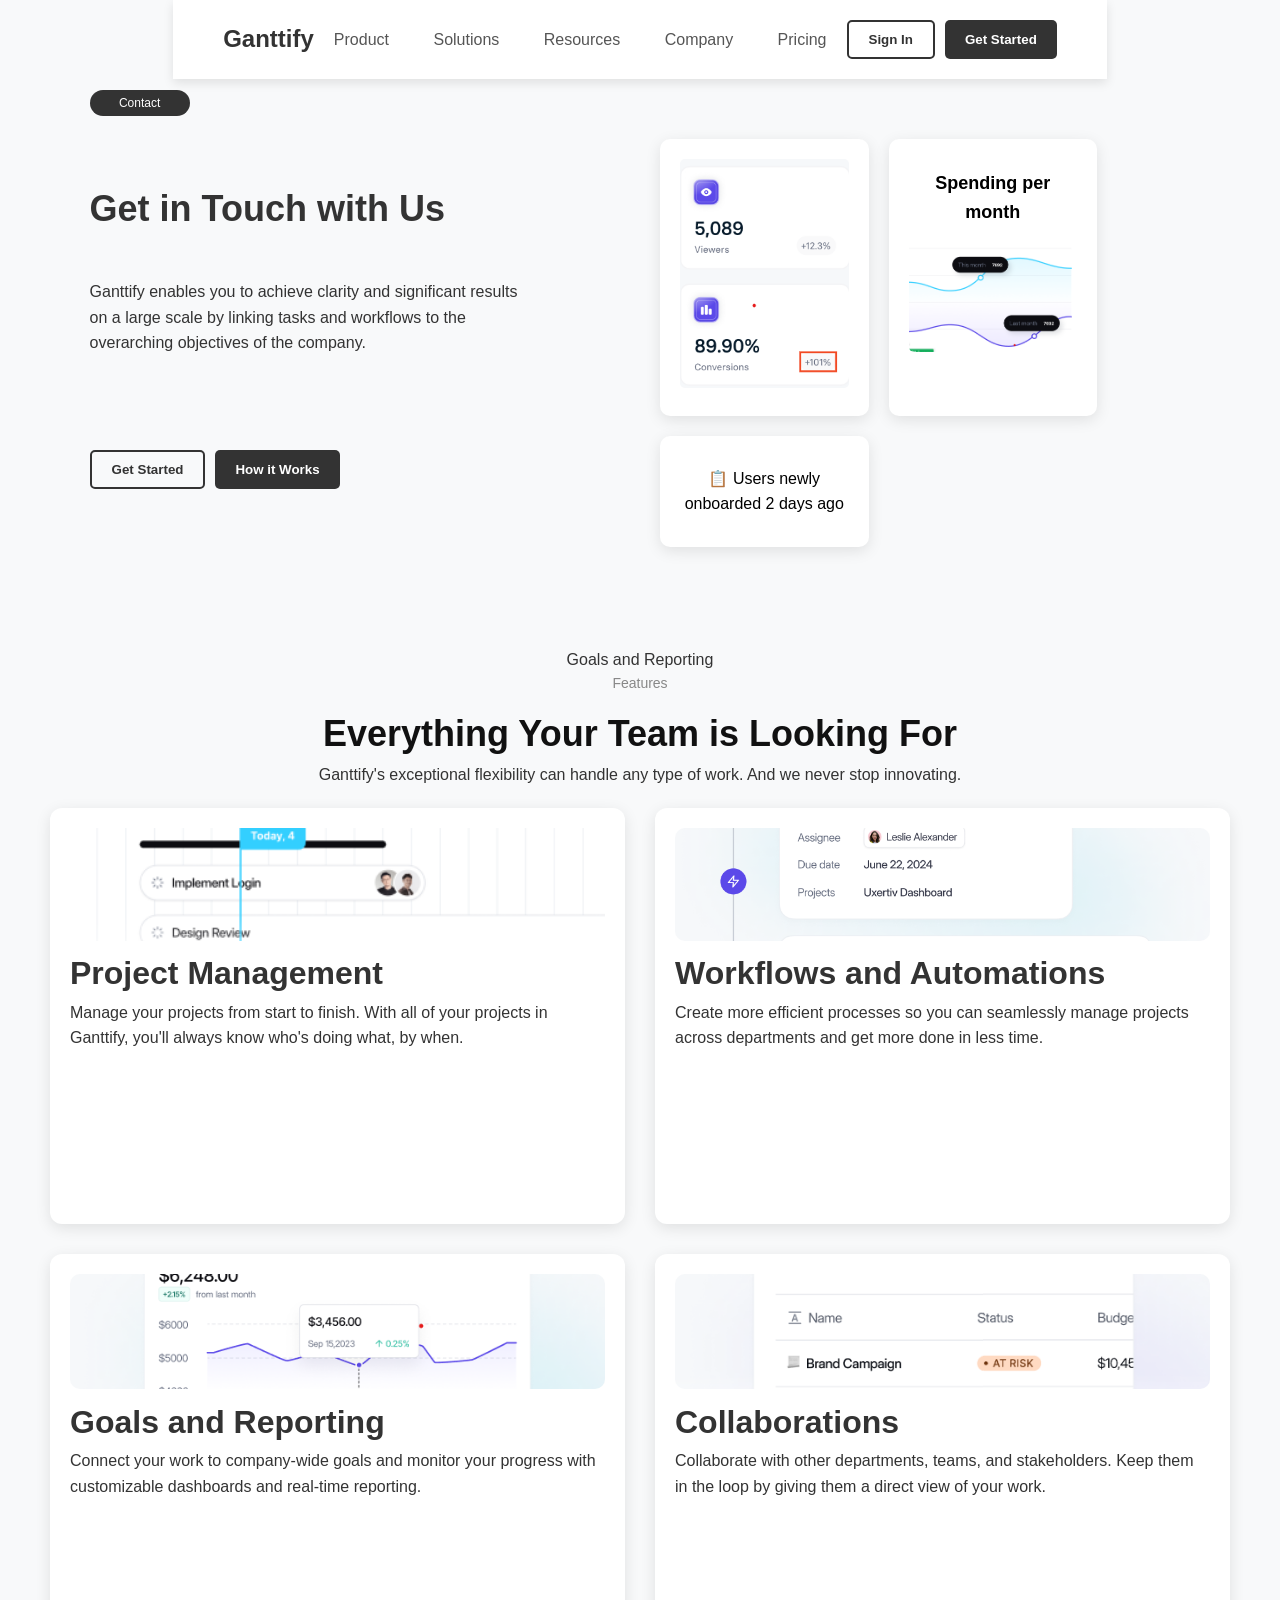
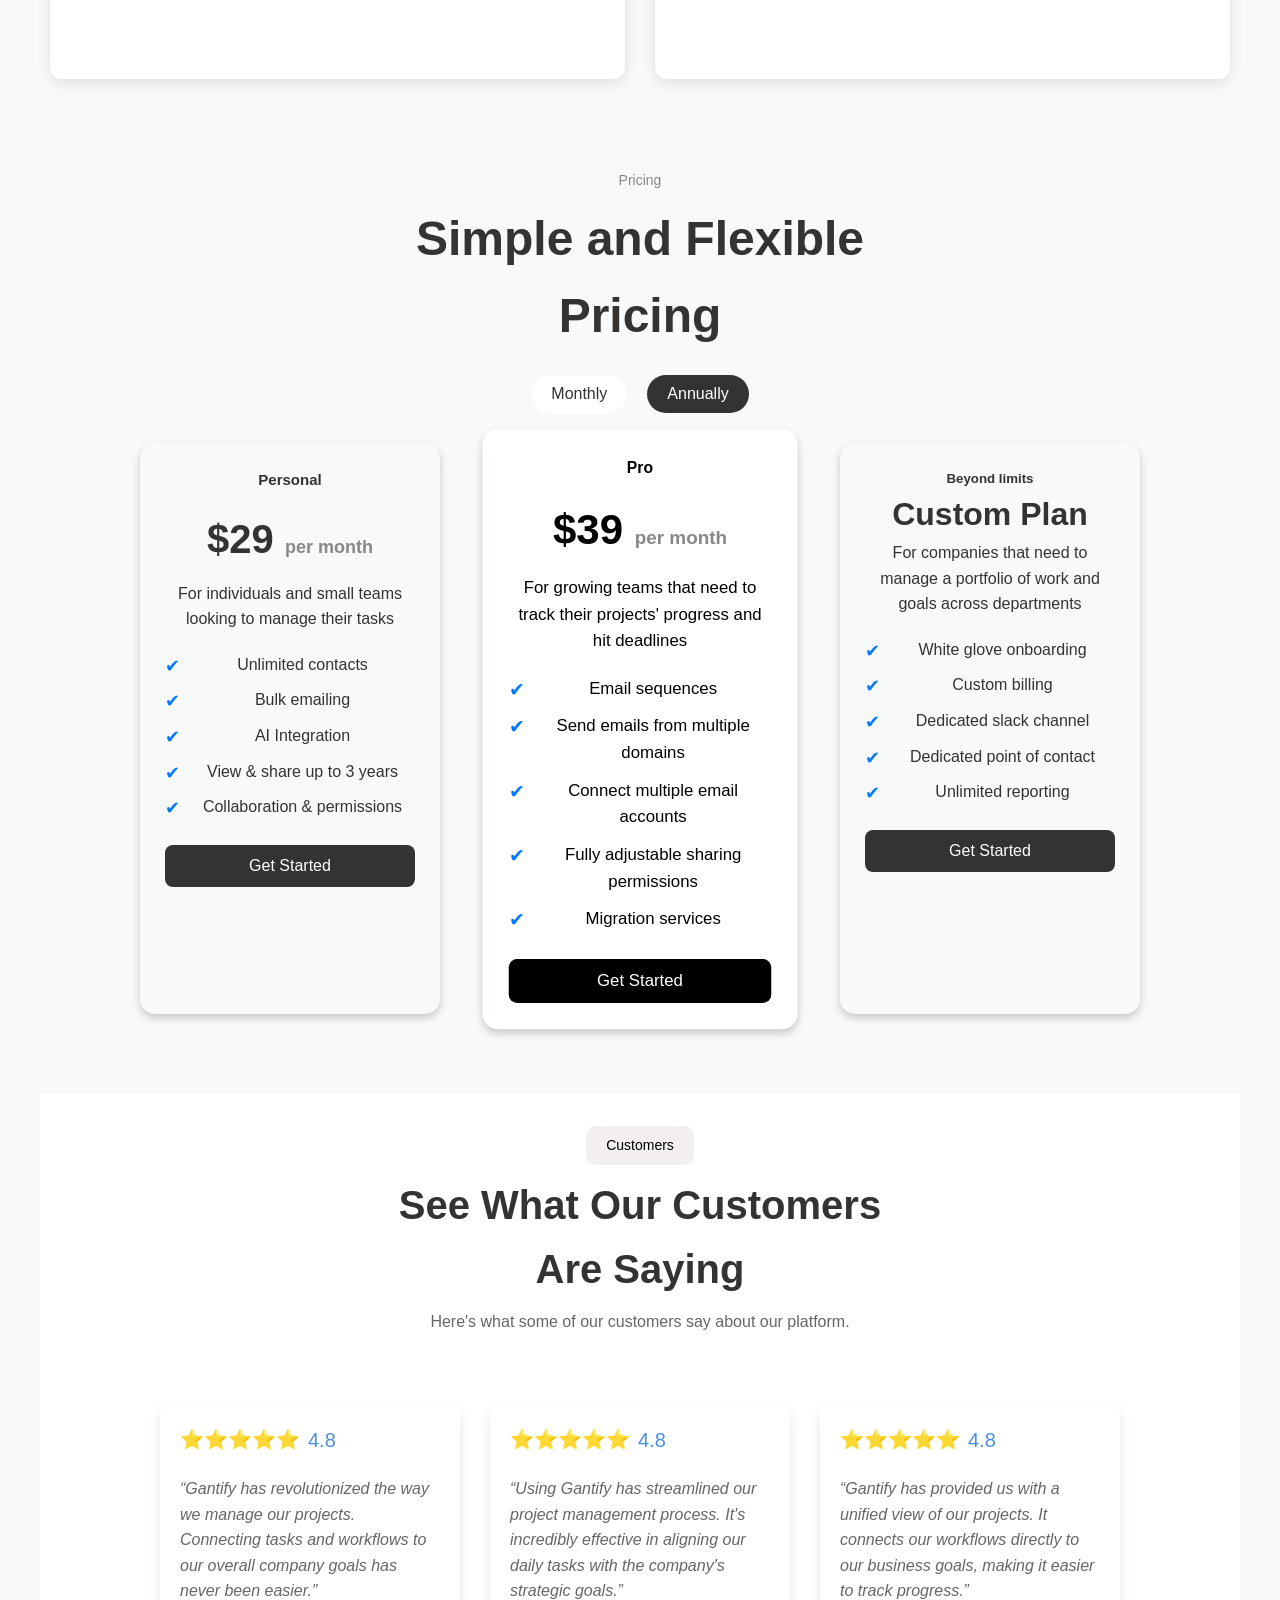
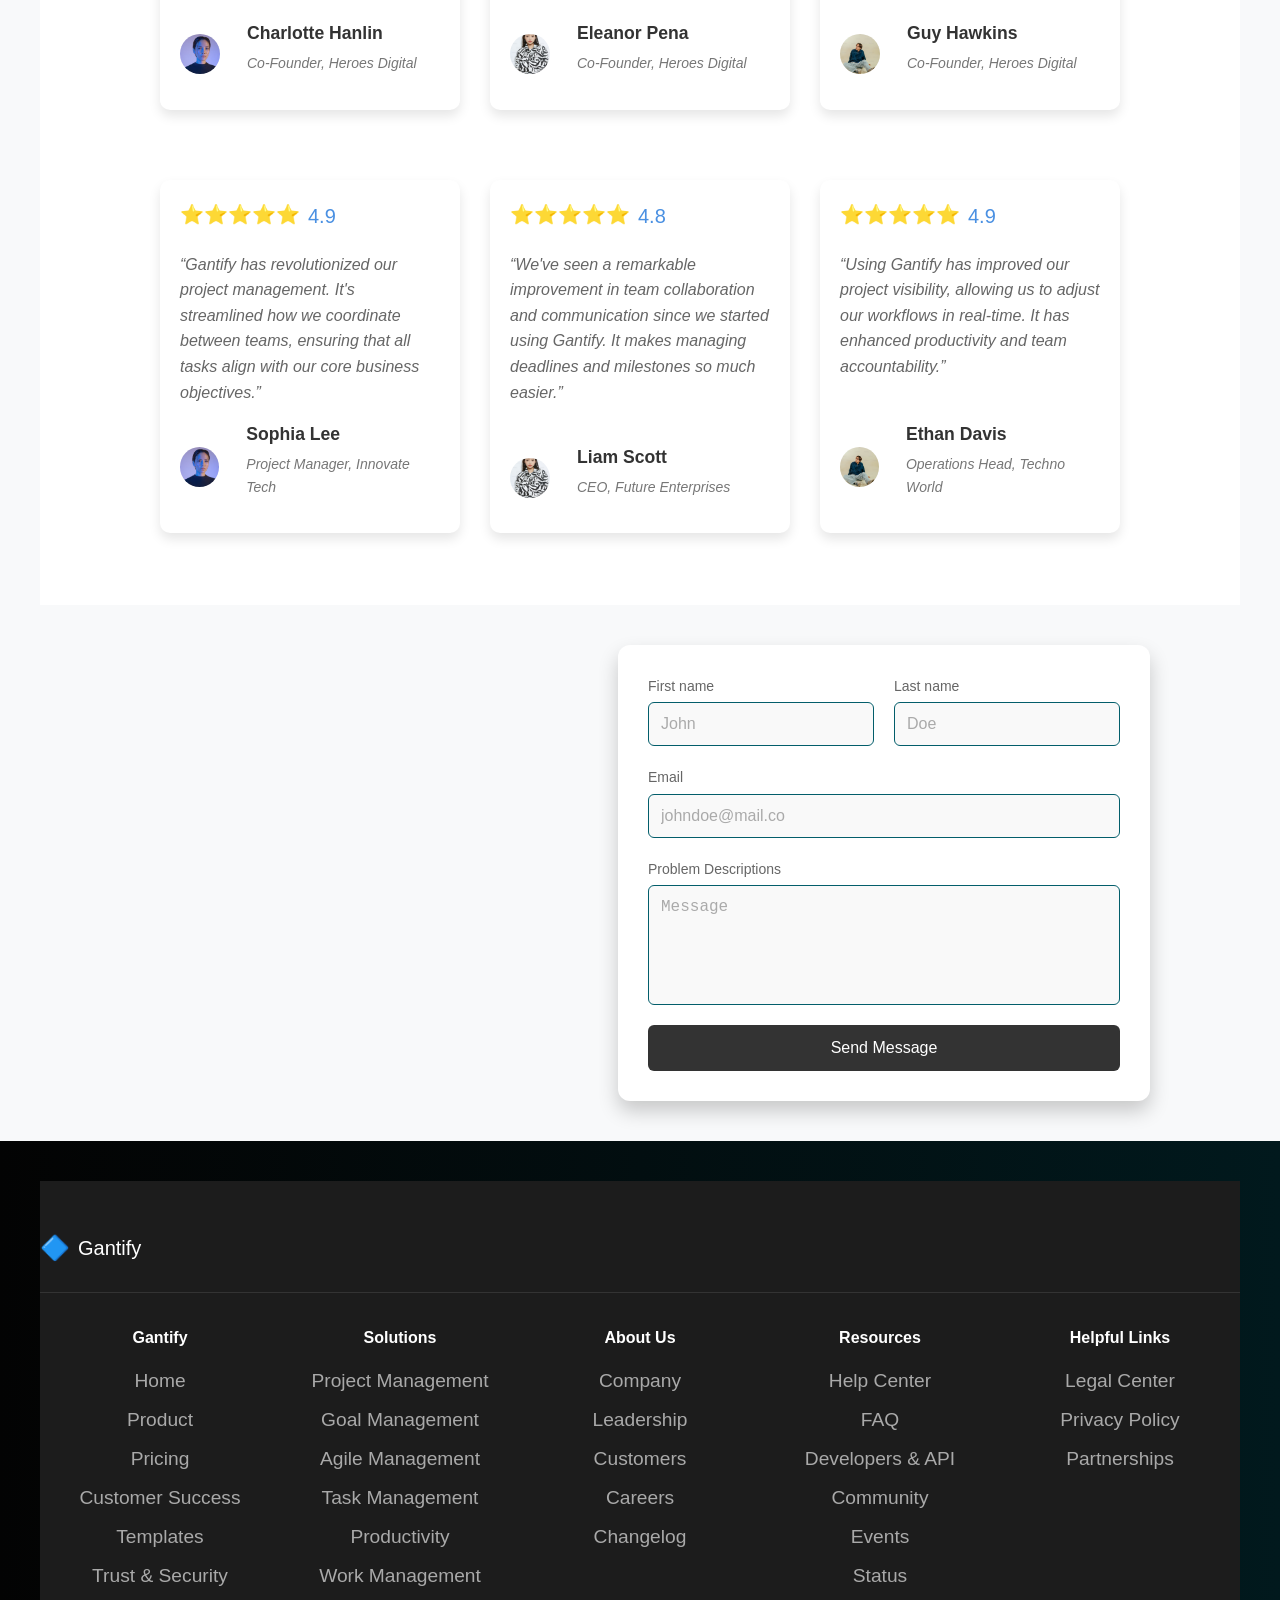
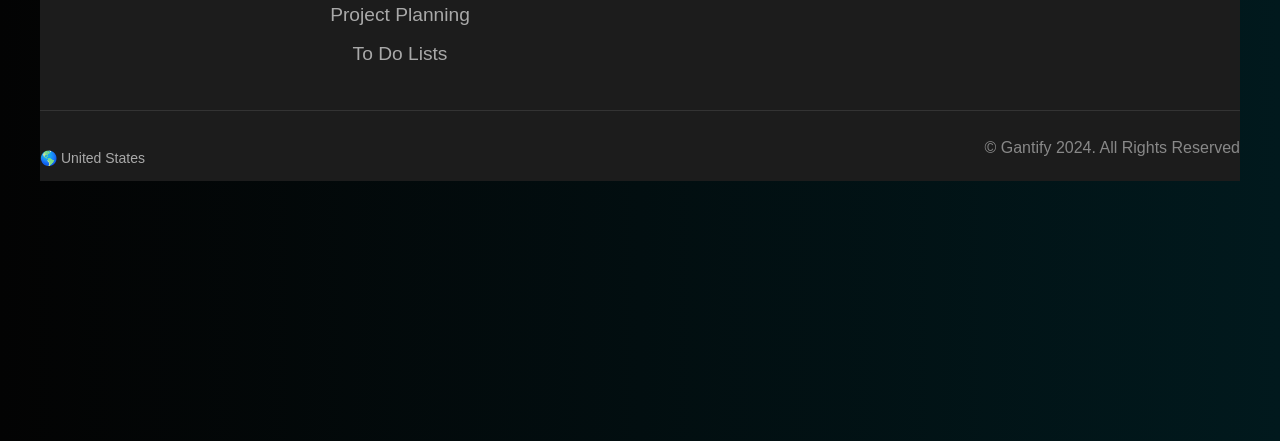
<file: index.html>
<!DOCTYPE html>
<html lang="en">
<head>
  <meta charset="UTF-8">
  <meta name="viewport" content="width=device-width, initial-scale=1.0">
  <title>Ganttify - Goals and Features</title>
  <link rel="stylesheet" href="style.css">
  <style>

/* General reset and base styles */
* {
  margin: 0;
  padding: 0;
  box-sizing: border-box;
}

body {
  font-family: Arial, sans-serif;
  color: #333;
  background-color: #f8f9fa;
  line-height: 1.6;
}

/* Navbar styles */
.navbar {
  display: flex;
  justify-content: space-between;
  align-items: center;
  padding: 20px 50px;
  background-color: #ffffff;
  box-shadow: 0 4px 10px rgba(0, 0, 0, 0.1);
}

.navbar-logo {
  font-size: 24px;
  font-weight: bold;
  color: #333;
}

.navbar-links a {
  margin: 0 20px;
  color: #555;
  text-decoration: none;
  font-size: 16px;
}

.navbar-links a:hover {
  color: #000;
}

.navbar-buttons {
  display: flex;
  gap: 10px;
}

.navbar-buttons .btn-signin,
.navbar-buttons .btn-get-started {
  padding: 10px 20px;
  border-radius: 5px;
  font-weight: bold;
  cursor: pointer;
}



.left-buttons {
  display: flex;
  gap: 10px;
 position: absolute;
 top: 50%;
 left: 7%;
}

.left-buttons .btn-signin,
.left-buttons .btn-get-started {
  padding: 10px 20px;
  border-radius: 5px;
  font-weight: bold;
  cursor: pointer;
}

.btn-signin {
  background-color: transparent;
  color: #333;
  border: 2px solid #333;
}

.btn-get-started {
  background-color: #333;
  color: #fff;
  border: none;
}

/* Main content styles */
.main-content {

  display: flex;
  justify-content: space-between;
  align-items: stretch;
  padding: 60px 50px;
}

.content-left {
  flex: 1;
  margin-right: 40px;
}

.content-left .badge {
  background-color: #444;
  color: #fff;
  padding: 8px 16px;
  border-radius: 5px;
  font-size: 14px;
  margin-bottom: 20px;
}

.content-left h1 {
  font-size: 48px;
  font-weight: bold;
  margin-bottom: 20px;
}

.content-left p {
  font-size: 18px;
  margin-bottom: 20px;
}

.btn-primary,
.btn-secondary {
  padding: 12px 25px;
  border-radius: 5px;
  font-weight: bold;
  margin-top: 20px;
  cursor: pointer;
}

.btn-primary {
  background-color: #fff;
  color: #333;
  border: none;
}

.btn-secondary {
  background-color: transparent;
  color: #333;
  border: 2px solid #333;
}

/* Content right section (cards) */
.content-right {
  display: grid;
  grid-template-columns: 1fr 1fr 1fr;
  gap: 20px;
  flex: 1;
}

.card {
  background-color: #fff;
  padding: 20px;
  border-radius: 10px;
  box-shadow: 0 4px 15px rgba(0, 0, 0, 0.1);
}

.card img {
  width: 100%;
  height: auto;
  border-radius: 5px;
}

.card h3 {
  font-size: 18px;
  margin-top: 10px;
  font-weight: 600;
}

.card.activity-card p {
  font-size: 16px;
  text-align: center;
  margin: 10px 0;
}

.card.stats-card,
.card.chart-card {
  text-align: center;
}

/* Responsive Design */
@media (max-width: 768px) {
  .main-content {
    flex-direction: column;
    padding: 20px;
    margin-top: 50px;
    margin-bottom: 50px;

  }

  .content-left {
    /* padding-top: 30px; */
    /* margin-top: 30px; */
    margin-bottom: 20px;
  }

  .content-right {
    margin-top: 160px;

    grid-template-columns: 1fr;
  }

  .navbar {
    margin-bottom: 50px;

    flex-direction: column;
    align-items: flex-start;
    padding: 10px 20px;
  }

  .navbar-buttons {
    margin-left: 250px;

    margin-top: 10px;
  }
}


    .trusted-text {
      margin-top: 20px;
      font-size: 16px;
      color: #aaa;
    }

    .trusted-logos {
      display: flex;
      gap: 20px;
      margin-top: 20px;
    }

    .trusted-logos img {
      width: 60px;
      padding: 10px;
      border-radius: 5px;
      background-color: white;
    }

    /* Right Content Cards */
    .content-right {
      display: grid;
      grid-template-columns: 1fr 1fr;
      gap: 20px;
    
    }

    .card {
      background-color: #fff;
      padding: 20px;
      border-radius: 10px;
      color: #000;
    }

    .stats-card img,
    .chart-card img {
      width: 100%;
      border-radius: 5px;
    }

    .chart-card h3 {
      text-align: center;
      font-size: 18px;
      margin-bottom: 10px;
    }

    .activity-card p {
      text-align: center;
      font-size: 16px;
      margin: 8px 0;
    } 

    /* Features Section */
    .features-section {
      padding: 40px 50px;
      color: #333;
      background-color: #f8f9fa;
      text-align: center;
    }

    .features-header h1 {
      font-size: 36px;
      font-weight: 700;
      color: #111;
    }

    .features-grid {
      display: grid;
      grid-template-columns: repeat(2, 1fr);
      gap: 30px;
      margin-top: 20px;
    }

    .feature-card {
      background: #fff;
      border-radius: 12px;
      padding: 20px;
      box-shadow: 0 4px 15px rgba(0, 0, 0, 0.1);
      transition: transform 0.3s ease, box-shadow 0.3s ease;
      text-align: left;
    }

    .feature-card img {
      width: 100%;
      height: 30% !important;
      /* height: auto; */
      object-fit: cover;
      border-radius: 10px;
      /* margin-bottom: 20px; */
    }

    .feature-card:hover {
      transform: translateY(-8px);
      box-shadow: 0 8px 20px rgba(0, 0, 0, 0.15);
    }

    .feature-card h3 {
      /* font-size: 18px; */
      font-weight: 600;
      
    }

    /* Footer */
    .footer {
      padding: 40px;
      background-color: #f8f9fa;
      text-align: center;
      color: #333;
    }

    .footer p {
      font-size: 16px;
      color: #888;
      margin-bottom: 20px;
    }

    .footer-logos img {
      width: 50px;
      margin: 0 15px;
    }
  </style>
</head>
<body>

  <header class="navbar">
    <div class="navbar-logo">Ganttify</div>
    <nav class="navbar-links">
      <a href="#">Product</a>
      <a href="#">Solutions</a>
      <a href="#">Resources</a>
      <a href="#">Company</a>
      <a href="#">Pricing</a>
    </nav>
    <div class="navbar-buttons">
      <button class="btn-signin">Sign In</button>
      <button class="btn-get-started">Get Started</button>
    </div>
  </header>

  <section class="main-content">
    <div class="content-left">
   
      
    </div>
    <div class="content-right">
      <div class="card stats-card"><img src="./Images/page1-box-1.png" alt=""></div>
      <div class="card chart-card"><h3>Spending per month</h3><img src="./Images/page1-Box-2.png" alt="Monthly Spending Chart"></div>
      <div class="card activity-card"><p>📋 Users newly onboarded 2 days ago</p></div>
    </div>
  </section>

  <!-- Features Section -->
  <section class="features-section">
    <p>Goals and Reporting <br> </p>
    <div class="features-header">
      <p class="breadcrumb">Features</p>
      <h1>Everything Your Team is Looking For</h1>
      <p class="subtitle">Ganttify's exceptional flexibility can handle any type of work. And we never stop innovating.</p>
      <div class="left-buttons">
        <button class="btn-signin">Get Started</button>
        <button class="btn-get-started">How it Works</button>
      </div>
    </div>
    <div class="features-grid">
      <div class="feature-card">
        <img src="./Images/page3Img1.jpg.png" alt="Project Management">
        <h3>Project Management</h3>
        <p>Manage your projects from start to finish. With all of your projects in Ganttify, you'll always know who's doing what, by when.</p>
      </div>
      <div class="feature-card">
        <img src="./Images/page3Img2.jpg.png" alt="Workflows and Automation">
        <h3>Workflows and Automations</h3>
        <p>Create more efficient processes so you can seamlessly manage projects across departments and get more done in less time.</p>
      </div>
      <div class="feature-card">
        <img src="./Images/page3Img3.jpg.png" alt="Goals and Reporting">
        <h3>Goals and Reporting</h3>
        <p>Connect your work to company-wide goals and monitor your progress with customizable dashboards and real-time reporting.</p>
      </div>
      <div class="feature-card">
        <img src="./Images/page3Img4.jpg.png" alt="Collaborations">
        <h3>Collaborations</h3>
        <p>Collaborate with other departments, teams, and stakeholders. Keep them in the loop by giving them a direct view of your work.</p>
      </div>
    </div>
  </section>

  </footer>
  
  <!-- Pricing Section -->
  <div class="pricing-container">
    <div class="header">
      <p class="breadcrumb">Pricing</p>
      <h1>Simple and Flexible <br> Pricing</h1>
      <div class="toggle">
        <button class="toggle-btn active">Monthly</button>
        <button class="toggle-btn">Annually</button>
      </div>
    </div>
    
    <div class="pricing-plans">
      <!-- Personal Plan -->
      <div class="plan">
        <h3>Personal</h3>
        <p class="price">$29 <span>per month</span></p>
        <p class="description">For individuals and small teams looking to manage their tasks</p>
        <ul class="features">
          <li>Unlimited contacts</li>
          <li>Bulk emailing</li>
          <li>AI Integration</li>
          <li>View & share up to 3 years</li>
          <li>Collaboration & permissions</li>
        </ul>
        <button class="start-btn">Get Started</button>
      </div>

      <!-- Pro Plan -->
      <div class="plan highlighted">
        <h3>Pro</h3>
        <p class="price">$39 <span>per month</span></p>
        <p class="description">For growing teams that need to track their projects' progress and hit deadlines</p>
        <ul class="features">
          <li>Email sequences</li>
          <li>Send emails from multiple domains</li>
          <li>Connect multiple email accounts</li>
          <li>Fully adjustable sharing permissions</li>
          <li>Migration services</li>
        </ul>
        <button class="start-btn">Get Started</button>
      </div>

      <!-- Custom Plan -->
      <div class="plan">
        <h5 id="beyond">Beyond limits</h5>
        <h1 id="custom">Custom Plan</h1>
        <p class="description">For companies that need to manage a portfolio of work and goals across departments</p>
        <ul class="features">
          <li>White glove onboarding</li>
          <li>Custom billing</li>
          <li>Dedicated slack channel</li>
          <li>Dedicated point of contact</li>
          <li>Unlimited reporting</li>
        </ul>
        <button class="start-btn">Get Started</button>
      </div>
    </div>
  </div>

  <!-- Customer Testimonials Section -->
  <section class="testimonials">
    <div class="section-header">
      <span class="tag">Customers</span>
      <h1>See What Our Customers <br> Are Saying</h1>
      <p>Here's what some of our customers say about our platform.</p>
    </div>

    <div class="testimonial-cards">
      <div class="testimonial-card">
        <div class="rating">
          <span>⭐⭐⭐⭐⭐</span>
          <span>4.8</span>
        </div>
        <p>“Gantify has revolutionized the way we manage our projects. Connecting tasks and workflows to our overall company goals has never been easier.”</p>
        <div class="author">
          <img src="./Images/img1.jpg" alt="Charlotte Hanlin">
          <div>
            <h4>Charlotte Hanlin</h4>
            <p>Co-Founder, Heroes Digital</p>
          </div>
        </div>
      </div>
      <div class="testimonial-card">
        <div class="rating">
          <span>⭐⭐⭐⭐⭐</span>
          <span>4.8</span>
        </div>
        
        <p>“Using Gantify has streamlined our project management process. It's incredibly effective in aligning our daily tasks with the company's strategic goals.”</p>
        <div class="author">
          <img src="./Images/img2.jpg" alt="Eleanor Pena">
          <div>
            <h4>Eleanor Pena</h4>
            <p>Co-Founder, Heroes Digital</p>
          </div>
        </div>
      </div>
      <div class="testimonial-card">
        <div class="rating">
          <span>⭐⭐⭐⭐⭐</span>
          <span>4.8</span>
        </div>
        <p>“Gantify has provided us with a unified view of our projects. It connects our workflows directly to our business goals, making it easier to track progress.”</p>
        <div class="author">
          <img src="./Images/img3.jpg" alt="Guy Hawkins">
          <div>
            <h4>Guy Hawkins</h4>
            <p>Co-Founder, Heroes Digital</p>
          </div>
        </div>
      </div>
    </div>
    <div class="testimonial-cards">
        <!-- Testimonial 1 -->
        <div class="testimonial-card">
            <div class="rating">
                <span>⭐⭐⭐⭐⭐</span>
                <span>4.9</span>
            </div>
            <p>“Gantify has revolutionized our project management. It's streamlined how we coordinate between teams, ensuring that all tasks align with our core business objectives.”</p>
            <div class="author">
                <img src="./Images/img1.jpg" alt="Sophia Lee">
                <div>
                    <h4>Sophia Lee</h4>
                    <p>Project Manager, Innovate Tech</p>
                </div>
            </div>
        </div>
    
        <!-- Testimonial 2 -->
        <div class="testimonial-card">
            <div class="rating">
                <span>⭐⭐⭐⭐⭐</span>
                <span>4.8</span>
            </div>
            <p>“We've seen a remarkable improvement in team collaboration and communication since we started using Gantify. It makes managing deadlines and milestones so much easier.”</p>
            <div class="author">
                <img src="./Images/img2.jpg" alt="Liam Scott">
                <div>
                    <h4>Liam Scott</h4>
                    <p>CEO, Future Enterprises</p>
                </div>
            </div>
        </div>
    
        <!-- Testimonial 3 -->
        <div class="testimonial-card">
            <div class="rating">
                <span>⭐⭐⭐⭐⭐</span>
                <span>4.9</span>
            </div>
            <p>“Using Gantify has improved our project visibility, allowing us to adjust our workflows in real-time. It has enhanced productivity and team accountability.”</p>
            <div class="author">
                <img src="./Images/img3.jpg" alt="Ethan Davis">
                <div>
                    <h4>Ethan Davis</h4>
                    <p>Operations Head, Techno World</p>
                </div>
            </div>
        </div>
    </div>
    
    
  </section>
   <div class="container">
      <div class="contact-text">
        <button class="contact-button">Contact</button>
        <h1>Get in Touch with Us</h1>
        <p>
          Ganttify enables you to achieve clarity and significant results <br> on a
          large scale by linking tasks and workflows to the <br> overarching 
          objectives of the company.
        </p>
      </div>
      <div class="form-container">
        <form class="contact-form">
          <div class="form-row">
            <div class="form-group">
              <label for="first-name">First name</label>
              <input type="text" id="first-name" placeholder="John" />
            </div>
            <div class="form-group">
              <label for="last-name">Last name</label>
              <input type="text" id="last-name" placeholder="Doe" />
            </div>
          </div>
          <div class="form-group">
            <label for="email">Email</label>
            <input type="email" id="email" placeholder="johndoe@mail.co" />
          </div>
          <div class="form-group">
            <label for="message">Problem Descriptions</label>
            <textarea id="message" placeholder="Message"></textarea>
          </div>
          <button type="submit" class="submit-button">Send Message</button>
        </form>
      </div>
    </div>
  <footer class="footer">
    <div class="footer-content">
      <!-- Logo and Social Icons -->
      <div class="footer-top">
        <div class="footer-logo">
          <span class="logo-icon">🔷</span>
          <span class="logo-text">Gantify</span>
        </div>
        <div class="social-icons">
          <span><a href="https://www.instagram.com/" class="ri-instagram-fill"></a>   </span>
          <span><a href="https://x.com/" class="ri-twitter-x-line"></a></span>
          <span><a href="https://www.facebook.com/" class="ri-facebook-box-fill"></a></span>
        </div>
      </div>

      <!-- Footer Links -->
      <div class="footer-links">
        <div class="footer-column">
          <h4>Gantify</h4>
          <ul>
            <li><a href="#">Home</a></li>
            <li><a href="#">Product</a></li>
            <li><a href="#">Pricing</a></li>
            <li><a href="#">Customer Success</a></li>
            <li><a href="#">Templates</a></li>
            <li><a href="#">Trust & Security</a></li>
          </ul>
        </div>
        <div class="footer-column">
          <h4>Solutions</h4>
          <ul>
            <li><a href="#">Project Management</a></li>
            <li><a href="#">Goal Management</a></li>
            <li><a href="#">Agile Management</a></li>
            <li><a href="#">Task Management</a></li>
            <li><a href="#">Productivity</a></li>
            <li><a href="#">Work Management</a></li>
            <li><a href="#">Project Planning</a></li>
            <li><a href="#">To Do Lists</a></li>
          </ul>
        </div>
        <div class="footer-column">
          <h4>About Us</h4>
          <ul>
            <li><a href="#">Company</a></li>
            <li><a href="#">Leadership</a></li>
            <li><a href="#">Customers</a></li>
            <li><a href="#">Careers</a></li>
            <li><a href="#">Changelog</a></li>
          </ul>
        </div>
        <div id="footer4" class="footer-column">
          <h4>Resources</h4>
          <ul>
            <li><a href="#">Help Center</a></li>
            <li><a href="#">FAQ</a></li>
            <li><a href="#">Developers & API</a></li>
            <li><a href="#">Community</a></li>
            <li><a href="#">Events</a></li>
            <li><a href="#">Status</a></li>
          </ul>
        </div>
        <div id="footer5" class="footer-column">
          <h4>Helpful Links</h4>
          <ul>
            <li><a href="#">Legal Center</a></li>
            <li><a href="#">Privacy Policy</a></li>
            <li><a href="#">Partnerships</a></li>
          </ul>
        </div>
      </div>

      <!-- Country and Copyright -->
      <div class="footer-bottom">
        <div class="country-select">
          <span>🌎 United States</span>
        </div>
        <p>© Gantify 2024. All Rights Reserved</p>
      </div>
    </div>
  </footer>


</body>
</html>
</file>
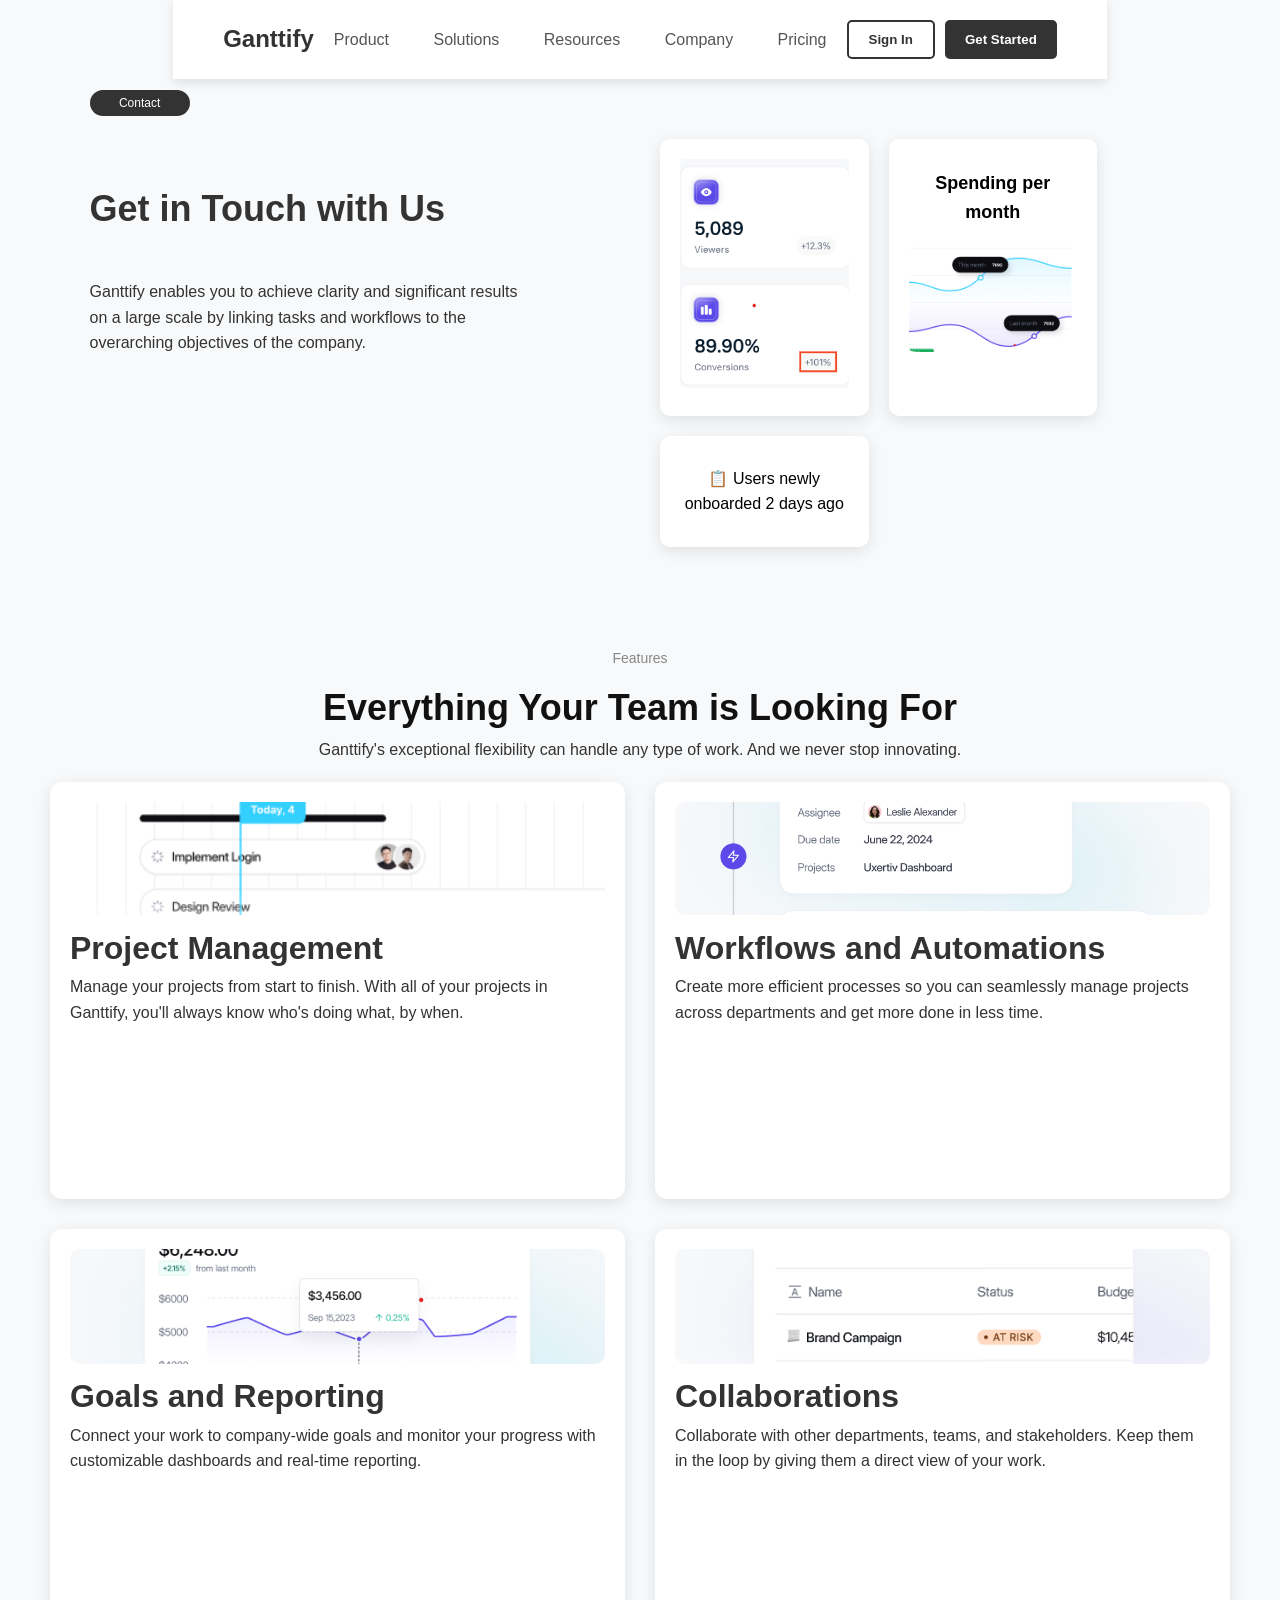
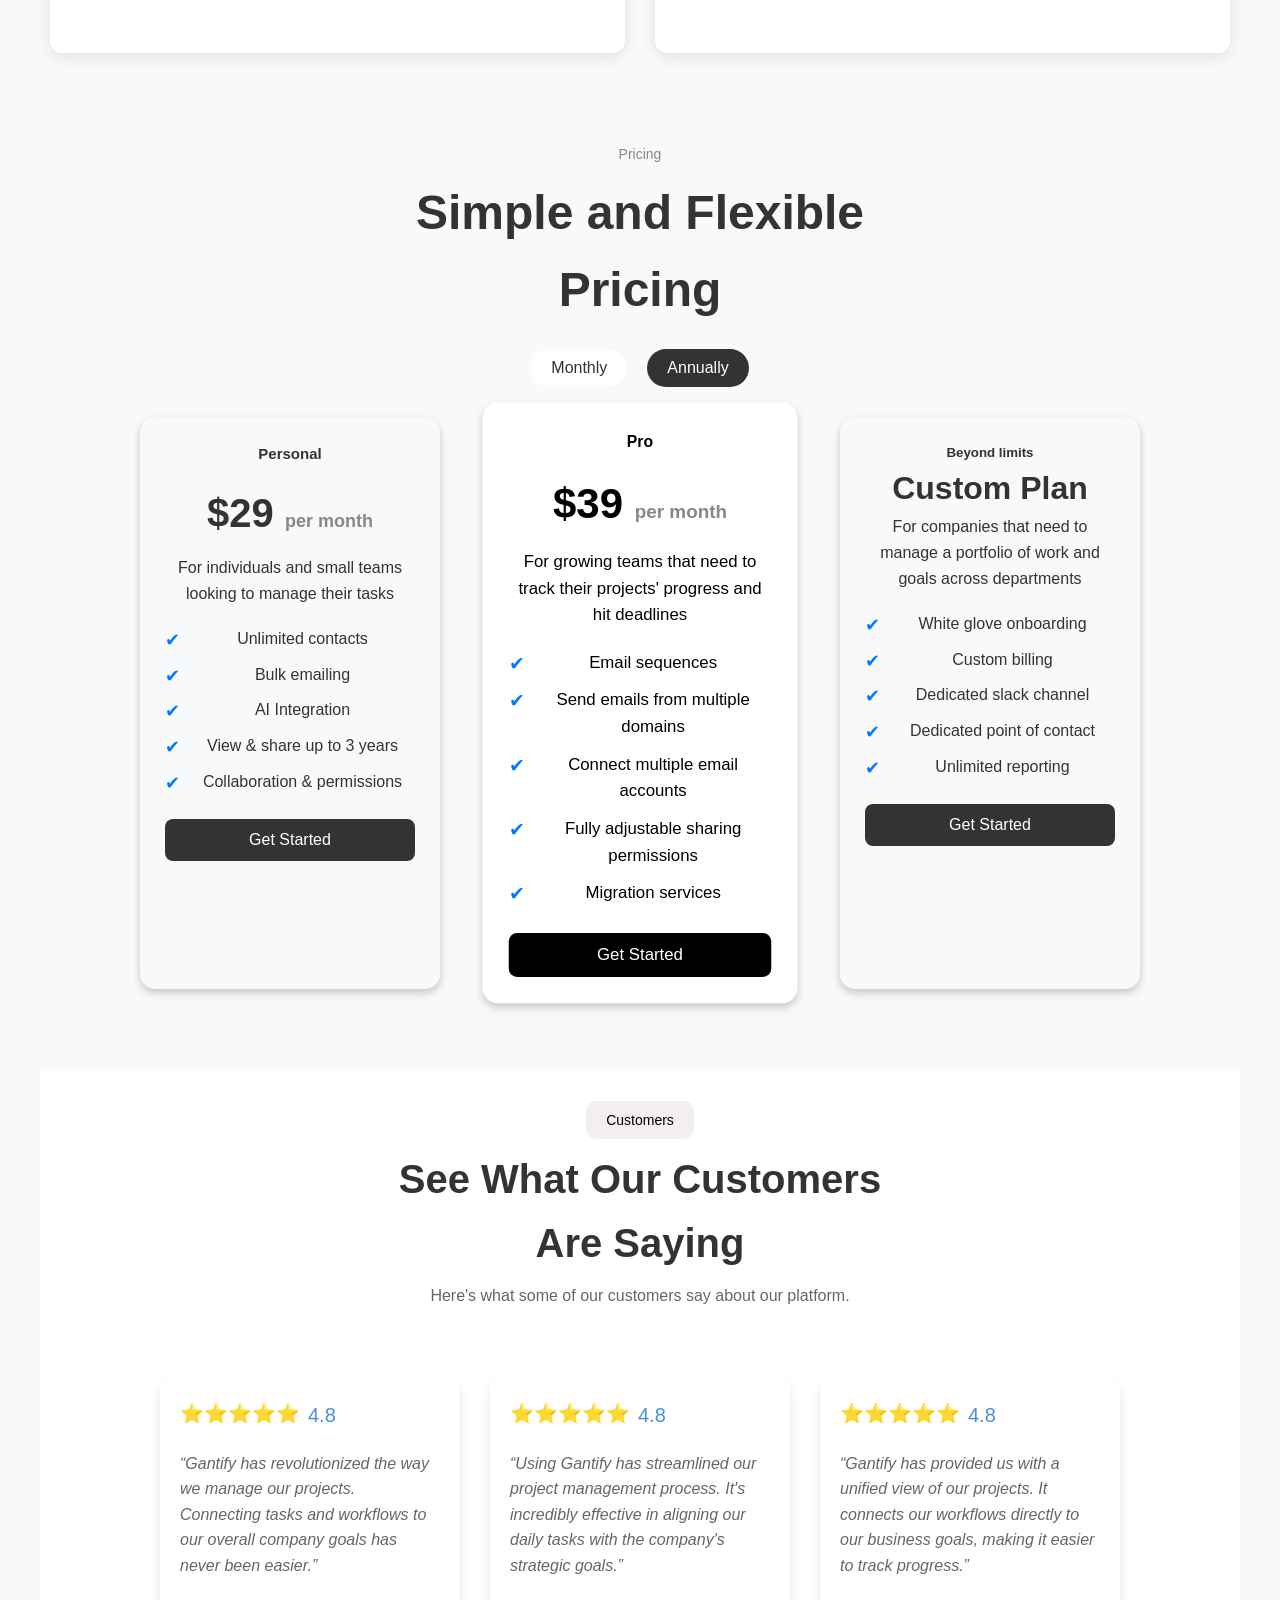
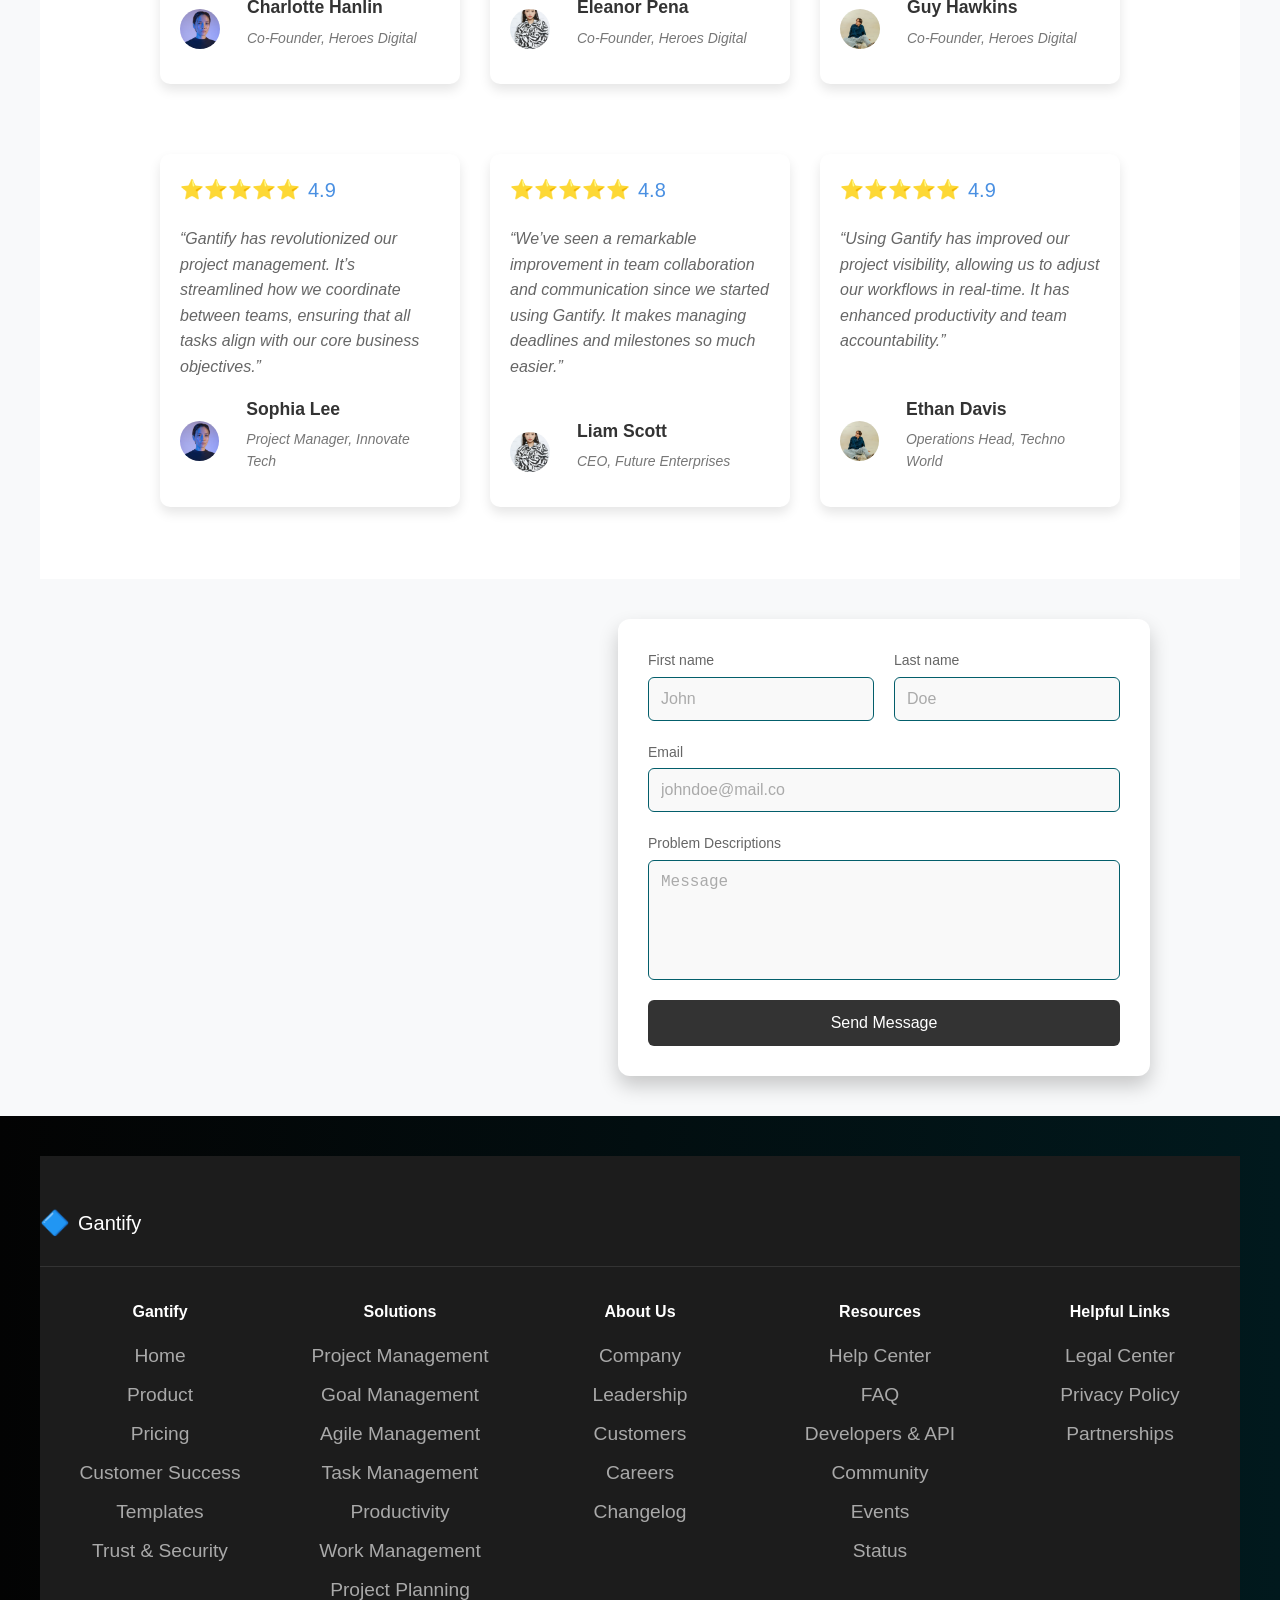
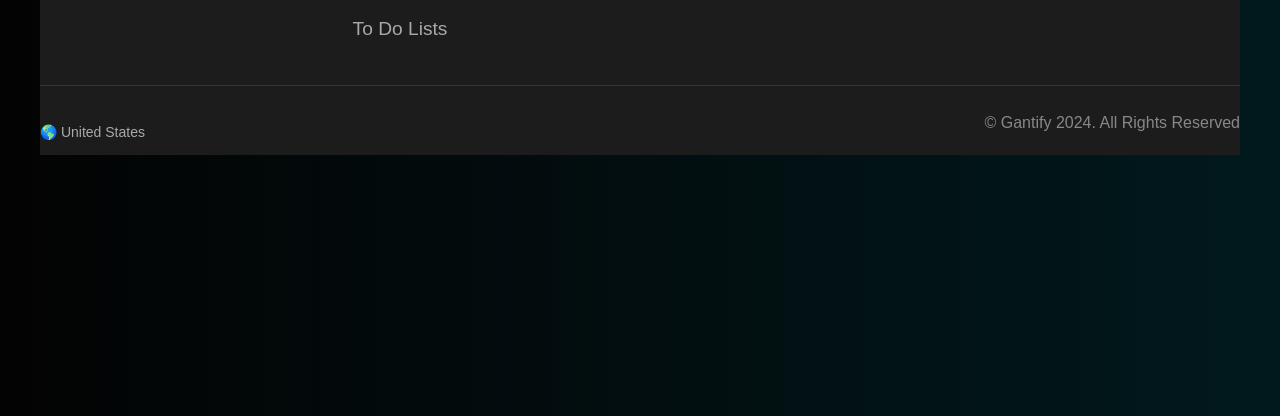
<file: main.html>
<!DOCTYPE html>
<html lang="en">
<head>
  <meta charset="UTF-8">
  <meta name="viewport" content="width=device-width, initial-scale=1.0">
  <title>Ganttify - Goals and Features</title>
  <link rel="stylesheet" href="style.css">
  <style>

/* General reset and base styles */
* {
  margin: 0;
  padding: 0;
  box-sizing: border-box;
}

body {
  font-family: Arial, sans-serif;
  color: #333;
  background-color: #f8f9fa;
  line-height: 1.6;
}

/* Navbar styles */
.navbar {
  display: flex;
  justify-content: space-between;
  align-items: center;
  padding: 20px 50px;
  background-color: #ffffff;
  box-shadow: 0 4px 10px rgba(0, 0, 0, 0.1);
}

.navbar-logo {
  font-size: 24px;
  font-weight: bold;
  color: #333;
}

.navbar-links a {
  margin: 0 20px;
  color: #555;
  text-decoration: none;
  font-size: 16px;
}

.navbar-links a:hover {
  color: #000;
}

.navbar-buttons {
  display: flex;
  gap: 10px;
}

.navbar-buttons .btn-signin,
.navbar-buttons .btn-get-started {
  padding: 10px 20px;
  border-radius: 5px;
  font-weight: bold;
  cursor: pointer;
}

.btn-signin {
  background-color: transparent;
  color: #333;
  border: 2px solid #333;
}

.btn-get-started {
  background-color: #333;
  color: #fff;
  border: none;
}

/* Main content styles */
.main-content {
  display: flex;
  justify-content: space-between;
  align-items: stretch;
  padding: 60px 50px;
}

.content-left {
  flex: 1;
  margin-right: 40px;
}

.content-left .badge {
  background-color: #444;
  color: #fff;
  padding: 8px 16px;
  border-radius: 5px;
  font-size: 14px;
  margin-bottom: 20px;
}

.content-left h1 {
  font-size: 48px;
  font-weight: bold;
  margin-bottom: 20px;
}

.content-left p {
  font-size: 18px;
  margin-bottom: 20px;
}

.btn-primary,
.btn-secondary {
  padding: 12px 25px;
  border-radius: 5px;
  font-weight: bold;
  margin-top: 20px;
  cursor: pointer;
}

.btn-primary {
  background-color: #fff;
  color: #333;
  border: none;
}

.btn-secondary {
  background-color: transparent;
  color: #333;
  border: 2px solid #333;
}

/* Content right section (cards) */
.content-right {
  display: grid;
  grid-template-columns: 1fr 1fr 1fr;
  gap: 20px;
  flex: 1;
}

.card {
  background-color: #fff;
  padding: 20px;
  border-radius: 10px;
  box-shadow: 0 4px 15px rgba(0, 0, 0, 0.1);
}

.card img {
  width: 100%;
  height: auto;
  border-radius: 5px;
}

.card h3 {
  font-size: 18px;
  margin-top: 10px;
  font-weight: 600;
}

.card.activity-card p {
  font-size: 16px;
  text-align: center;
  margin: 10px 0;
}

.card.stats-card,
.card.chart-card {
  text-align: center;
}

/* Responsive Design */
@media (max-width: 768px) {
  .main-content {
    flex-direction: column;
    padding: 20px;
  }

  .content-left {
    margin-right: 0;
    margin-bottom: 20px;
  }

  .content-right {
    grid-template-columns: 1fr;
  }

  .navbar {
    flex-direction: column;
    align-items: flex-start;
    padding: 10px 20px;
  }

  .navbar-buttons {
    margin-top: 10px;
  }
}


    .trusted-text {
      margin-top: 20px;
      font-size: 16px;
      color: #aaa;
    }

    .trusted-logos {
      display: flex;
      gap: 20px;
      margin-top: 20px;
    }

    .trusted-logos img {
      width: 60px;
      padding: 10px;
      border-radius: 5px;
      background-color: white;
    }

    /* Right Content Cards */
    .content-right {
      display: grid;
      grid-template-columns: 1fr 1fr;
      gap: 20px;
    }

    .card {
      background-color: #fff;
      padding: 20px;
      border-radius: 10px;
      color: #000;
    }

    .stats-card img,
    .chart-card img {
      width: 100%;
      border-radius: 5px;
    }

    .chart-card h3 {
      text-align: center;
      font-size: 18px;
      margin-bottom: 10px;
    }

    .activity-card p {
      text-align: center;
      font-size: 16px;
      margin: 8px 0;
    }

    /* Features Section */
    .features-section {
      padding: 40px 50px;
      color: #333;
      background-color: #f8f9fa;
      text-align: center;
    }

    .features-header h1 {
      font-size: 36px;
      font-weight: 700;
      color: #111;
    }

    .features-grid {
      display: grid;
      grid-template-columns: repeat(2, 1fr);
      gap: 30px;
      margin-top: 20px;
    }

    .feature-card {
      background: #fff;
      border-radius: 12px;
      padding: 20px;
      box-shadow: 0 4px 15px rgba(0, 0, 0, 0.1);
      transition: transform 0.3s ease, box-shadow 0.3s ease;
      text-align: left;
    }

    .feature-card img {
      width: 100%;
      height: 30% !important;
      /* height: auto; */
      object-fit: cover;
      border-radius: 10px;
      /* margin-bottom: 20px; */
    }

    .feature-card:hover {
      transform: translateY(-8px);
      box-shadow: 0 8px 20px rgba(0, 0, 0, 0.15);
    }

    .feature-card h3 {
      /* font-size: 18px; */
      font-weight: 600;
      
    }

    /* Footer */
    .footer {
      padding: 40px;
      background-color: #f8f9fa;
      text-align: center;
      color: #333;
    }

    .footer p {
      font-size: 16px;
      color: #888;
      margin-bottom: 20px;
    }

    .footer-logos img {
      width: 50px;
      margin: 0 15px;
    }
  </style>
</head>
<body>

  <header class="navbar">
    <div class="navbar-logo">Ganttify</div>
    <nav class="navbar-links">
      <a href="#">Product</a>
      <a href="#">Solutions</a>
      <a href="#">Resources</a>
      <a href="#">Company</a>
      <a href="#">Pricing</a>
    </nav>
    <div class="navbar-buttons">
      <button class="btn-signin">Sign In</button>
      <button class="btn-get-started">Get Started</button>
    </div>
  </header>

  <section class="main-content">
   
    <div class="content-left">
      
    </div>
    <div class="content-right">
      <div class="card stats-card"><img src="./Images/page1-box-1.png" alt=""></div>
      <div class="card chart-card"><h3>Spending per month</h3><img src="./Images/page1-Box-2.png" alt="Monthly Spending Chart"></div>
      <div class="card activity-card"><p>📋 Users newly onboarded 2 days ago</p></div>
    </div>
  </section>

  <!-- Features Section -->
  <section class="features-section">
    <div class="features-header">
      <p class="breadcrumb">Features</p>
      <h1>Everything Your Team is Looking For</h1>
      <p class="subtitle">Ganttify's exceptional flexibility can handle any type of work. And we never stop innovating.</p>
    </div>
    <div class="features-grid">
      <div class="feature-card">
        <img src="./Images/page3Img1.jpg.png" alt="Project Management">
        <h3>Project Management</h3>
        <p>Manage your projects from start to finish. With all of your projects in Ganttify, you'll always know who's doing what, by when.</p>
      </div>
      <div class="feature-card">
        <img src="./Images/page3Img2.jpg.png" alt="Workflows and Automation">
        <h3>Workflows and Automations</h3>
        <p>Create more efficient processes so you can seamlessly manage projects across departments and get more done in less time.</p>
      </div>
      <div class="feature-card">
        <img src="./Images/page3Img3.jpg.png" alt="Goals and Reporting">
        <h3>Goals and Reporting</h3>
        <p>Connect your work to company-wide goals and monitor your progress with customizable dashboards and real-time reporting.</p>
      </div>
      <div class="feature-card">
        <img src="./Images/page3Img4.jpg.png" alt="Collaborations">
        <h3>Collaborations</h3>
        <p>Collaborate with other departments, teams, and stakeholders. Keep them in the loop by giving them a direct view of your work.</p>
      </div>
    </div>
  </section>

  </footer>
  
  <!-- Pricing Section -->
  <div class="pricing-container">
    <div class="header">
      <p class="breadcrumb">Pricing</p>
      <h1>Simple and Flexible <br> Pricing</h1>
      <div class="toggle">
        <button class="toggle-btn active">Monthly</button>
        <button class="toggle-btn">Annually</button>
      </div>
    </div>
    
    <div class="pricing-plans">
      <!-- Personal Plan -->
      <div class="plan">
        <h3>Personal</h3>
        <p class="price">$29 <span>per month</span></p>
        <p class="description">For individuals and small teams looking to manage their tasks</p>
        <ul class="features">
          <li>Unlimited contacts</li>
          <li>Bulk emailing</li>
          <li>AI Integration</li>
          <li>View & share up to 3 years</li>
          <li>Collaboration & permissions</li>
        </ul>
        <button class="start-btn">Get Started</button>
      </div>

      <!-- Pro Plan -->
      <div class="plan highlighted">
        <h3>Pro</h3>
        <p class="price">$39 <span>per month</span></p>
        <p class="description">For growing teams that need to track their projects' progress and hit deadlines</p>
        <ul class="features">
          <li>Email sequences</li>
          <li>Send emails from multiple domains</li>
          <li>Connect multiple email accounts</li>
          <li>Fully adjustable sharing permissions</li>
          <li>Migration services</li>
        </ul>
        <button class="start-btn">Get Started</button>
      </div>

      <!-- Custom Plan -->
      <div class="plan">
        <h5 id="beyond">Beyond limits</h5>
        <h1 id="custom">Custom Plan</h1>
        <p class="description">For companies that need to manage a portfolio of work and goals across departments</p>
        <ul class="features">
          <li>White glove onboarding</li>
          <li>Custom billing</li>
          <li>Dedicated slack channel</li>
          <li>Dedicated point of contact</li>
          <li>Unlimited reporting</li>
        </ul>
        <button class="start-btn">Get Started</button>
      </div>
    </div>
  </div>

  <!-- Customer Testimonials Section -->
  <section class="testimonials">
    <div class="section-header">
      <span class="tag">Customers</span>
      <h1>See What Our Customers <br> Are Saying</h1>
      <p>Here's what some of our customers say about our platform.</p>
    </div>

    <div class="testimonial-cards">
      <div class="testimonial-card">
        <div class="rating">
          <span>⭐⭐⭐⭐⭐</span>
          <span>4.8</span>
        </div>
        <p>“Gantify has revolutionized the way we manage our projects. Connecting tasks and workflows to our overall company goals has never been easier.”</p>
        <div class="author">
          <img src="./Images/img1.jpg" alt="Charlotte Hanlin">
          <div>
            <h4>Charlotte Hanlin</h4>
            <p>Co-Founder, Heroes Digital</p>
          </div>
        </div>
      </div>
      <div class="testimonial-card">
        <div class="rating">
          <span>⭐⭐⭐⭐⭐</span>
          <span>4.8</span>
        </div>
        
        <p>“Using Gantify has streamlined our project management process. It's incredibly effective in aligning our daily tasks with the company's strategic goals.”</p>
        <div class="author">
          <img src="./Images/img2.jpg" alt="Eleanor Pena">
          <div>
            <h4>Eleanor Pena</h4>
            <p>Co-Founder, Heroes Digital</p>
          </div>
        </div>
      </div>
      <div class="testimonial-card">
        <div class="rating">
          <span>⭐⭐⭐⭐⭐</span>
          <span>4.8</span>
        </div>
        <p>“Gantify has provided us with a unified view of our projects. It connects our workflows directly to our business goals, making it easier to track progress.”</p>
        <div class="author">
          <img src="./Images/img3.jpg" alt="Guy Hawkins">
          <div>
            <h4>Guy Hawkins</h4>
            <p>Co-Founder, Heroes Digital</p>
          </div>
        </div>
      </div>
    </div>
    <div class="testimonial-cards">
        <!-- Testimonial 1 -->
        <div class="testimonial-card">
            <div class="rating">
                <span>⭐⭐⭐⭐⭐</span>
                <span>4.9</span>
            </div>
            <p>“Gantify has revolutionized our project management. It’s streamlined how we coordinate between teams, ensuring that all tasks align with our core business objectives.”</p>
            <div class="author">
                <img src="./Images/img1.jpg" alt="Sophia Lee">
                <div>
                    <h4>Sophia Lee</h4>
                    <p>Project Manager, Innovate Tech</p>
                </div>
            </div>
        </div>
    
        <!-- Testimonial 2 -->
        <div class="testimonial-card">
            <div class="rating">
                <span>⭐⭐⭐⭐⭐</span>
                <span>4.8</span>
            </div>
            <p>“We’ve seen a remarkable improvement in team collaboration and communication since we started using Gantify. It makes managing deadlines and milestones so much easier.”</p>
            <div class="author">
                <img src="./Images/img2.jpg" alt="Liam Scott">
                <div>
                    <h4>Liam Scott</h4>
                    <p>CEO, Future Enterprises</p>
                </div>
            </div>
        </div>
    
        <!-- Testimonial 3 -->
        <div class="testimonial-card">
            <div class="rating">
                <span>⭐⭐⭐⭐⭐</span>
                <span>4.9</span>
            </div>
            <p>“Using Gantify has improved our project visibility, allowing us to adjust our workflows in real-time. It has enhanced productivity and team accountability.”</p>
            <div class="author">
                <img src="./Images/img3.jpg" alt="Ethan Davis">
                <div>
                    <h4>Ethan Davis</h4>
                    <p>Operations Head, Techno World</p>
                </div>
            </div>
        </div>
    </div>
    
    
  </section>
   <div class="container">
      <div class="contact-text">
        <button class="contact-button">Contact</button>
        <h1>Get in Touch with Us</h1>
        <p>
          Ganttify enables you to achieve clarity and significant results <br> on a
          large scale by linking tasks and workflows to the <br> overarching 
          objectives of the company.
        </p>
      </div>
      <div class="form-container">
        <form class="contact-form">
          <div class="form-row">
            <div class="form-group">
              <label for="first-name">First name</label>
              <input type="text" id="first-name" placeholder="John" />
            </div>
            <div class="form-group">
              <label for="last-name">Last name</label>
              <input type="text" id="last-name" placeholder="Doe" />
            </div>
          </div>
          <div class="form-group">
            <label for="email">Email</label>
            <input type="email" id="email" placeholder="johndoe@mail.co" />
          </div>
          <div class="form-group">
            <label for="message">Problem Descriptions</label>
            <textarea id="message" placeholder="Message"></textarea>
          </div>
          <button type="submit" class="submit-button">Send Message</button>
        </form>
      </div>
    </div>
  <footer class="footer">
    <div class="footer-content">
      <!-- Logo and Social Icons -->
      <div class="footer-top">
        <div class="footer-logo">
          <span class="logo-icon">🔷</span>
          <span class="logo-text">Gantify</span>
        </div>
        <div class="social-icons">
          <span><a href="https://www.instagram.com/" class="ri-instagram-fill"></a>   </span>
          <span><a href="https://x.com/" class="ri-twitter-x-line"></a></span>
          <span><a href="https://www.facebook.com/" class="ri-facebook-box-fill"></a></span>
        </div>
      </div>

      <!-- Footer Links -->
      <div class="footer-links">
        <div class="footer-column">
          <h4>Gantify</h4>
          <ul>
            <li><a href="#">Home</a></li>
            <li><a href="#">Product</a></li>
            <li><a href="#">Pricing</a></li>
            <li><a href="#">Customer Success</a></li>
            <li><a href="#">Templates</a></li>
            <li><a href="#">Trust & Security</a></li>
          </ul>
        </div>
        <div class="footer-column">
          <h4>Solutions</h4>
          <ul>
            <li><a href="#">Project Management</a></li>
            <li><a href="#">Goal Management</a></li>
            <li><a href="#">Agile Management</a></li>
            <li><a href="#">Task Management</a></li>
            <li><a href="#">Productivity</a></li>
            <li><a href="#">Work Management</a></li>
            <li><a href="#">Project Planning</a></li>
            <li><a href="#">To Do Lists</a></li>
          </ul>
        </div>
        <div class="footer-column">
          <h4>About Us</h4>
          <ul>
            <li><a href="#">Company</a></li>
            <li><a href="#">Leadership</a></li>
            <li><a href="#">Customers</a></li>
            <li><a href="#">Careers</a></li>
            <li><a href="#">Changelog</a></li>
          </ul>
        </div>
        <div class="footer-column">
          <h4>Resources</h4>
          <ul>
            <li><a href="#">Help Center</a></li>
            <li><a href="#">FAQ</a></li>
            <li><a href="#">Developers & API</a></li>
            <li><a href="#">Community</a></li>
            <li><a href="#">Events</a></li>
            <li><a href="#">Status</a></li>
          </ul>
        </div>
        <div class="footer-column">
          <h4>Helpful Links</h4>
          <ul>
            <li><a href="#">Legal Center</a></li>
            <li><a href="#">Privacy Policy</a></li>
            <li><a href="#">Partnerships</a></li>
          </ul>
        </div>
      </div>

      <!-- Country and Copyright -->
      <div class="footer-bottom">
        <div class="country-select">
          <span>🌎 United States</span>
        </div>
        <p>© Gantify 2024. All Rights Reserved</p>
      </div>
    </div>
  </footer>


</body>
</html>
</file>
<file: style.css>
styles.css
* {
  margin: 0;
  padding: 0;
  box-sizing: border-box;
}

body {
  font-family: Arial, sans-serif;
  color: #333;
  display: flex;
  justify-content: center;
  align-items: center;
  min-height: 100vh;
  background-color: #f9f9f9;
}

.testimonials {
  width: 90%;
  max-width: 1200px;
  text-align: center;
  padding: 2rem 0;
}

.section-header {
  margin-bottom: 2rem;
}

.section-header .tag {
  font-size: 0.875rem;
  color: #000;
  padding:8px 5px;
  background-color: rgb(244, 239, 239);
  display: inline-block;
  margin-bottom: 0.5rem;
}

.section-header h1 {
  font-size: 2.5rem;
  margin-bottom: 0.5rem;
}

.section-header p {
  color: #666;
  font-size: 1rem;
}

.testimonial-cards {
  display: grid;
  grid-template-columns: repeat(auto-fit, minmax(300px, 1fr));
  gap: 1.5rem;
  margin-bottom: 2.5rem;
}

.testimonial-card {
  background-color: #fff;
  padding: 1.5rem;
  border-radius: 8px;
  box-shadow: 0 4px 10px rgba(0, 0, 0, 0.1);
  text-align: left;
  display: flex;
  flex-direction: column;
  justify-content: space-between;
}

.rating {
  display: flex;
  align-items: center;
  font-size: 1.1rem;
  color: #4a90e2; /* Blue stars */
  margin-bottom: 1rem;
}

.rating span:first-child {
  font-size: 1.2rem;
  color: blue;
  margin-right: 0.5rem;
}

.testimonial-card p {
  font-style: italic;
  margin-bottom: 1.5rem;
  color: #555;
}

.author {
  display: flex;
  align-items: center;
  gap: 0.75rem;
  margin-top: auto;
}

.author img {
  width: 45px;
  height: 45px;
  border-radius: 50%;
  object-fit: cover;
}

.author h4 {
  font-size: 1rem;
  margin: 0;
  color: #333;
}

.author p {
  color: #888;
  font-size: 0.875rem;
  margin: 0;
}

/* Blurred effect for last three testimonial cards */
.blurred {
  filter: blur(0.7px);
  opacity: 0.8;
}
/* General Styles */
* {
  margin: 0;
  padding: 0;
  box-sizing: border-box;
}

body {
  font-family: Arial, sans-serif;
  color: #333;
  display: flex;
  flex-direction: column;
  align-items: center;
  min-height: 100vh;
  background-color: #f9f9f9;
}

h1, h3 {
  font-size: 2rem;
  font-weight: 700;
}

/* Pricing Section */
.pricing-container {
  max-width: 1200px;
  width: 100%;
  text-align: center;
  padding: 50px 0;
}

.header {
  margin-bottom: 30px;
}

.breadcrumb {
  font-size: 14px;
  color: #888888;
  margin-bottom: 10px;
}

.header h1 {
  font-size: 48px;
  font-weight: 700;
  margin-bottom: 20px;
}

.toggle {
  display: flex;
  justify-content: center;
  margin-top: 20px;
}

.toggle-btn {
  background: #333;
  color: #fff;
  padding: 10px 20px;
  margin: 0 10px;
  border: none;
  cursor: pointer;
  border-radius: 25px;
  font-size: 16px;
}

.toggle-btn.active {
  background: #ffffff;
  color: #333;
}

.pricing-plans {
  display: flex;
  justify-content: center;
  gap: 50px;
  flex-wrap: wrap;
}

.plan {
  background: rgba(255, 255, 255, 0.05);
  padding: 25px;
  border-radius: 15px;
  width: 300px;
  box-shadow: 0 4px 8px rgba(0, 0, 0, 0.2);
  margin-bottom: 30px;
  transition: transform 0.3s ease;
}

.plan:hover {
  transform: translateY(-10px);
}

.highlighted {
  background: #ffffff;
  color: #000;
  transform: scale(1.05);
}

.plan h3 {
  font-size: 15px;
  margin-bottom: 15px;
  font-weight: 600;
}

.price {
  font-size: 40px;
  font-weight: bold;
  margin: 10px 0;
}

.price span {
  font-size: 18px;
  color: #888;
}

.description {
  font-size: 16px;
  margin-bottom: 20px;
}

.features {
  list-style-type: none;
  margin-bottom: 25px;
}

.features li {
  margin: 10px 0;
  position: relative;
  padding-left: 25px;
  font-size: 16px;
}

.features li::before {
  content: '✔';
  position: absolute;
  left: 0;
  color: #007bff;
  font-size: 18px;
}

.start-btn {
  background: #333;
  color: #fff;
  padding: 12px;
  border: none;
  cursor: pointer;
  border-radius: 8px;
  width: 100%;
  font-size: 16px;
}

.highlighted .start-btn {
  background: #000;
  color: #fff;
}

/* Testimonials Section */
.testimonials {
  width: 100%;
  max-width: 1200px;
  text-align: center;
  padding: 2rem 0;
  background-color: #fff;
}

.section-header {
  margin-bottom: 2rem;
}

.section-header .tag {
  font-size: 0.875rem;
  color: #000;
  padding: 8px 20px;
  border-radius: 10px;
}

.testimonial-cards {
  margin-top: 70px;
  display: flex;
  justify-content: center;
  gap: 30px;
  flex-wrap: wrap;
}

.testimonial-card {
  background-color: #fff;
  border-radius: 10px;
  padding: 20px;
  width: 300px;
  box-shadow: 0 6px 12px rgba(0, 0, 0, 0.1);
}

.testimonial-card .rating {
  font-size: 1.25rem;
  margin-bottom: 20px;
}

.testimonial-card p {
  font-size: 1rem;
  color: #666;
  margin-bottom: 15px;
}

.author {
  display: flex;
  align-items: center;
}

.author img {
  width: 40px;
  height: 40px;
  border-radius: 50%;
  margin-right: 15px;
}

.author h4 {
  font-size: 1.1rem;
  font-weight: bold;
  margin-bottom: 5px;
}

.author p {
  color: #777;
  font-size: 0.875rem;
}
.container {
  display: flex;
  gap: 60px;
  max-width: 1100px; /* Increased width */
  width: 95%;
  padding: 40px; /* Increased padding for spacing */
}

.contact-text {
  flex: 1;
}

.contact-button {
  width: 100px;
  position: absolute;
  top: 10%;
  left: 7%;
  background: #333;
  color: #fff;
  padding: 6px 12px;
  border: none;
  border-radius: 20px;
  cursor: pointer;
  font-size: 12px;
  margin-bottom: 20px;
}

.contact-text h1 {
  position: absolute;
  top: 20%;
  left: 7%;
  font-size: 36px; /* Slightly larger font */
  margin-bottom: 15px;
}

.contact-text p {
  position: absolute;
  top: 31%;
  left: 7%;
  font-size: 16px;
  line-height: 1.6;
}

.form-container {
  flex: 1;
  background-color: #fff;
  padding: 30px; /* Increased padding */
  border-radius: 12px;
  color: #333;
  box-shadow: 0px 10px 20px rgba(0, 0, 0, 0.2);
}

.contact-form {
  display: flex;
  flex-direction: column;
}

.form-row {
  display: flex;
  gap: 20px; /* Increased gap for a roomier look */
}

.form-group {
  display: flex;
  flex-direction: column;
  margin-bottom: 20px; /* Increased margin for more spacing between fields */
  flex: 1;
}

label {
  font-size: 14px; /* Slightly larger font */
  color: #666;
  margin-bottom: 5px;
}

input, textarea {
  padding: 12px; /* Increased padding for larger input fields */
  font-size: 16px; /* Slightly larger font */
  border: 1px solid #035e6b;
  border-radius: 6px;
  background-color: #f9f9f9;
  color: #333;
}

input::placeholder, textarea::placeholder {
  color: #aaa;
}

textarea {
  resize: none;
  height: 120px; /* Increased height for the textarea */
}

.submit-button {
  background-color: #333;
  color: #fff;
  padding: 14px; /* Increased padding for a larger button */
  border: none;
  border-radius: 6px;
  font-size: 16px;
  cursor: pointer;
}

.submit-button:hover {
  background-color: #555;
}


  
.footer {
  background-color: #1c1c1c;
  padding: 2rem;
  width: 100%;
  color: #d1d1d1;
  min-height: 100vh;
  background: linear-gradient(to right, #030303, #01191d);
  font-family: Arial, sans-serif;
  color: #fff;

}

.footer-content {
  max-width: 1200px;
  background-color: #1c1c1c;
padding-top:4%;
  margin: 0 auto;
}

.footer-top {
  display: flex;
  justify-content: space-between;
  align-items: center;
  padding-bottom: 1.5rem;
  border-bottom: 1px solid #333;
}

.footer-logo {
  display: flex;
  align-items: center;
}

.logo-icon {
  font-size: 1.5rem;
  color: #007bff;
  margin-right: 0.5rem;
}

.logo-text {
  font-size: 1.25rem;
  color: #fff;
}

.social-icons span {
  font-size: 1.5rem;
  color: #666;
  margin-left: 1rem;
  cursor: pointer;
}

.footer-links {
  display: flex;
  justify-content: space-between;
  margin-top: 2rem;
}

.footer-column {
  flex: 1;
  min-width: 150px;
}

.footer-column h4 {
  font-size: 1rem;
  color: #fff;
  margin-bottom: 1rem;
}

.footer-column ul {
  list-style: none;
  line-height: 30px;
}

.footer-column ul li {
  margin-bottom: 0.5rem;
}

.footer-column ul li a {
  text-decoration: none;
  color: #a9a9a9;
  font-size: 1.2rem;
  transition: color 0.3s;
}

.footer-column ul li a:hover {
  color: #ffffff;
}

.footer-bottom {
  display: flex;
  justify-content: space-between;
  align-items: center;
  margin-top: 2rem;
  border-top: 1px solid #333;
  padding-top: 1.5rem;
  font-size: 0.875rem;
}

.country-select {
  display: flex;
  align-items: center;
}

.country-select span {
  font-size: 0.875rem;
  color: #a9a9a9;
}

.footer-bottom p {
  color: #a9a9a9;
}

@media  (max-width: 600px) {
  .form-container{
  margin-left: -110px;
  }
  .footer4{position: absolute;
    top: 59%;
    
  }
}
</file>
